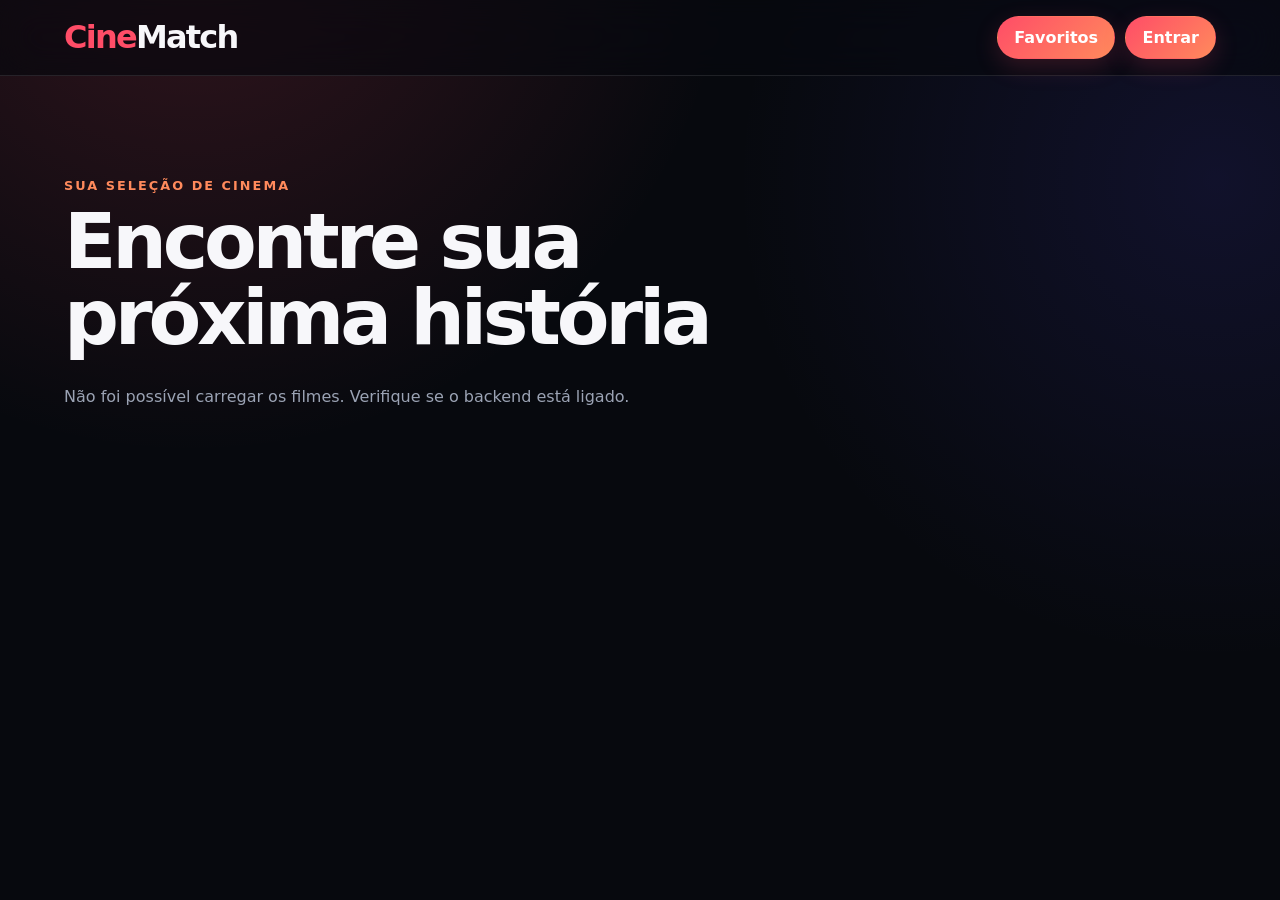
<file: frontend/index.html>
<!DOCTYPE html>
<html lang="pt-BR">
<head>
<meta charset="UTF-8">
<meta name="viewport" content="width=device-width, initial-scale=1.0">
<title>CineMatch | Encontre seu próximo filme</title>
<link rel="stylesheet" href="css/style.css?v=10">
</head>
<body>
<header>
<a class="logo" href="index.html" aria-label="CineMatch — página inicial"><span>Cine</span>Match</a>
<nav id="menu-usuario" aria-label="Menu principal">
<button id="botao-favoritos" onclick="irFavoritos()">Favoritos</button>
<button id="botao-entrar" onclick="irLogin()">Entrar</button>
<a id="botao-gerenciar" class="nav-button" href="gerenciar-catalogo.html" hidden>Editar catálogo</a>
<div id="menu-perfil" class="profile-menu" hidden>
<button id="botao-perfil" class="profile-trigger button-secondary" type="button" aria-haspopup="menu" aria-expanded="false" aria-controls="opcoes-perfil">
<span id="nome-usuario"></span><span class="profile-chevron" aria-hidden="true">⌄</span>
</button>
<div id="opcoes-perfil" class="profile-dropdown" role="menu" hidden>
<button class="profile-logout" type="button" role="menuitem" onclick="logout()">Sair da conta</button>
</div>
</div>
</nav>
</header>
<main>
<div class="page-heading">
<div>
<p class="eyebrow">Sua seleção de cinema</p>
<h1 class="section-title">Encontre sua próxima história</h1>
</div>
</div>
<p id="mensagem" class="mensagem" role="status"></p>
<div id="filmes" class="filmes-grid" aria-live="polite"></div>
</main>
<script src="js/api.js?v=10"></script>
<script src="js/catalogo.js?v=10"></script>
</body>
</html>
</file>
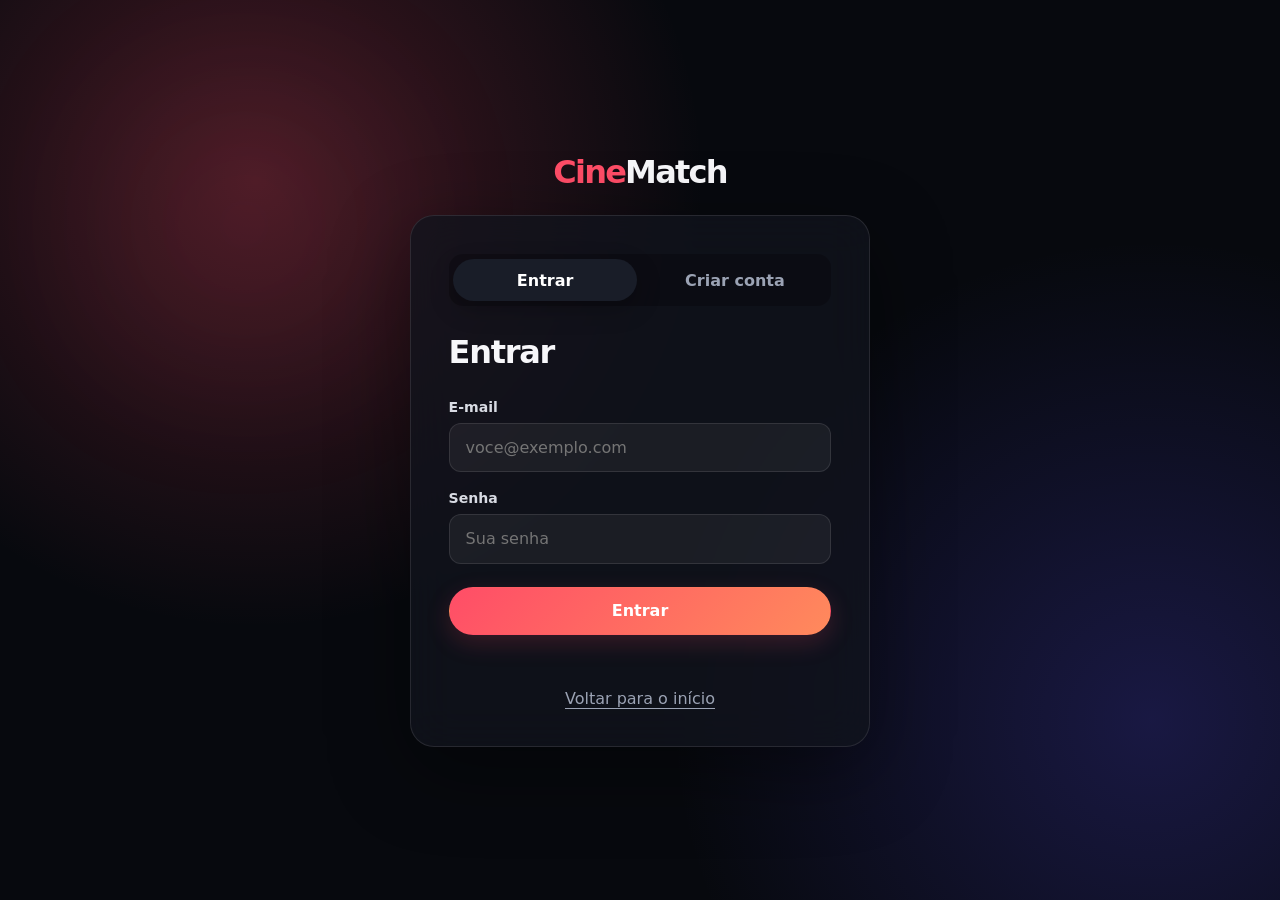
<file: frontend/adicionar-obra.html>
<!DOCTYPE html>
<html lang="pt-BR">
<head>
<meta charset="UTF-8">
<meta name="viewport" content="width=device-width, initial-scale=1.0">
<title>Adicionar obra | CineMatch</title>
<link rel="stylesheet" href="css/style.css?v=10">
</head>
<body data-form-mode="criar">
<header>
<a class="logo" href="index.html" aria-label="CineMatch — página inicial"><span>Cine</span>Match</a>
<nav aria-label="Menu principal">
<a id="botao-gerenciar" class="nav-button is-current" href="gerenciar-catalogo.html" hidden>Editar catálogo</a>
<div id="menu-perfil" class="profile-menu" hidden>
<button id="botao-perfil" class="profile-trigger button-secondary" type="button" aria-haspopup="menu" aria-expanded="false" aria-controls="opcoes-perfil">
<span id="nome-usuario"></span><span class="profile-chevron" aria-hidden="true">⌄</span>
</button>
<div id="opcoes-perfil" class="profile-dropdown" role="menu" hidden>
<button class="profile-logout" type="button" role="menuitem" onclick="logout()">Sair da conta</button>
</div>
</div>
</nav>
</header>

<main class="work-form-page">
<div class="form-page-heading">
<a class="back-link-inline" href="gerenciar-catalogo.html">← Voltar para o catálogo</a>
<p class="eyebrow">Nova obra</p>
<h1>Adicionar ao catálogo</h1>
</div>
<div class="work-form-layout">
<form id="form-obra" class="work-form">
<div id="grupo-id" class="form-field" hidden>
<label for="obra-id">ID</label>
<input id="obra-id" type="number" readonly>
<small>Identificador gerado pelo banco de dados.</small>
</div>
<div class="form-field form-field-wide">
<label for="obra-titulo">Título *</label>
<input id="obra-titulo" type="text" maxlength="255" required autocomplete="off">
</div>
<div class="form-field">
<label for="obra-genero">Gênero</label>
<input id="obra-genero" type="text" maxlength="100" placeholder="Ex.: Drama" autocomplete="off">
</div>
<div class="form-field">
<label for="obra-data">Data de lançamento</label>
<input id="obra-data" type="date">
</div>
<div class="form-field form-field-wide">
<label for="obra-capa">URL da capa</label>
<input id="obra-capa" type="url" placeholder="https://exemplo.com/capa.jpg" autocomplete="url">
</div>
<div class="form-field form-field-wide">
<label for="obra-descricao">Descrição</label>
<textarea id="obra-descricao" rows="6" placeholder="Sinopse ou descrição da obra"></textarea>
</div>
<div class="form-field form-field-wide">
<label for="obra-criado-em">Adicionado em</label>
<input id="obra-criado-em" type="datetime-local" step="1">
</div>
<p id="mensagem-form" class="form-feedback form-feedback-wide" role="status"></p>
<div class="form-actions form-field-wide">
<a class="action-link action-link-secondary" href="gerenciar-catalogo.html">Cancelar</a>
<button id="salvar-obra" type="submit">Adicionar obra</button>
</div>
</form>
<aside class="cover-preview-panel" aria-label="Prévia da capa">
<p class="eyebrow">Prévia</p>
<div id="previa-capa" class="cover-preview sem-capa">A capa aparecerá aqui</div>
</aside>
</div>
</main>

<script src="js/api.js?v=10"></script>
<script src="js/obra-form.js?v=10"></script>
</body>
</html>
</file>
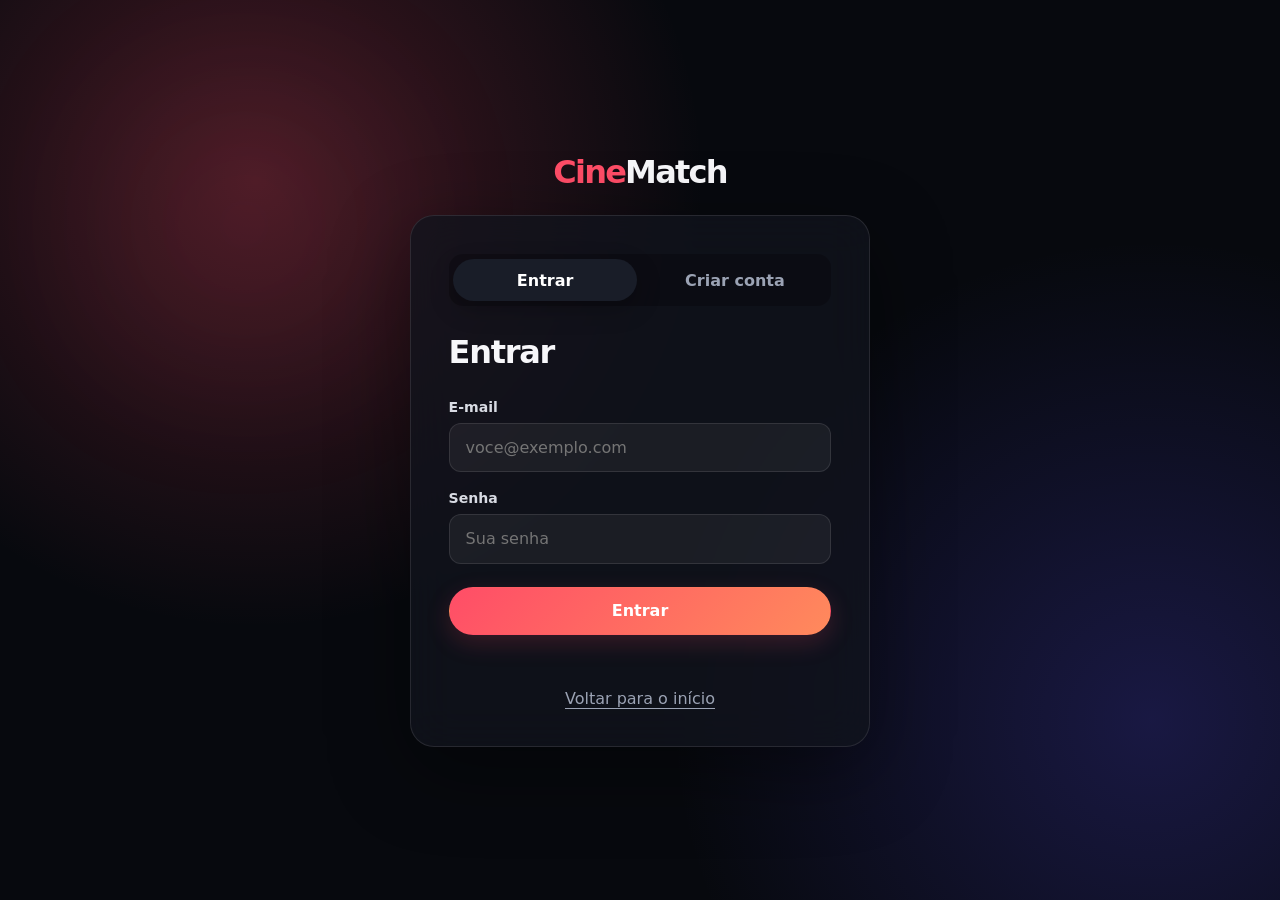
<file: frontend/editar-obra.html>
<!DOCTYPE html>
<html lang="pt-BR">
<head>
<meta charset="UTF-8">
<meta name="viewport" content="width=device-width, initial-scale=1.0">
<title>Editar obra | CineMatch</title>
<link rel="stylesheet" href="css/style.css?v=10">
</head>
<body data-form-mode="editar">
<header>
<a class="logo" href="index.html" aria-label="CineMatch — página inicial"><span>Cine</span>Match</a>
<nav aria-label="Menu principal">
<a id="botao-gerenciar" class="nav-button is-current" href="gerenciar-catalogo.html" hidden>Editar catálogo</a>
<div id="menu-perfil" class="profile-menu" hidden>
<button id="botao-perfil" class="profile-trigger button-secondary" type="button" aria-haspopup="menu" aria-expanded="false" aria-controls="opcoes-perfil">
<span id="nome-usuario"></span><span class="profile-chevron" aria-hidden="true">⌄</span>
</button>
<div id="opcoes-perfil" class="profile-dropdown" role="menu" hidden>
<button class="profile-logout" type="button" role="menuitem" onclick="logout()">Sair da conta</button>
</div>
</div>
</nav>
</header>

<main class="work-form-page">
<div class="form-page-heading">
<a class="back-link-inline" href="gerenciar-catalogo.html">← Voltar para o catálogo</a>
<p class="eyebrow">Edição</p>
<h1>Editar obra</h1>
</div>
<div class="work-form-layout">
<form id="form-obra" class="work-form">
<div id="grupo-id" class="form-field">
<label for="obra-id">ID</label>
<input id="obra-id" type="number" readonly>
<small>Identificador gerado pelo banco de dados.</small>
</div>
<div class="form-field form-field-wide">
<label for="obra-titulo">Título *</label>
<input id="obra-titulo" type="text" maxlength="255" required autocomplete="off">
</div>
<div class="form-field">
<label for="obra-genero">Gênero</label>
<input id="obra-genero" type="text" maxlength="100" placeholder="Ex.: Drama" autocomplete="off">
</div>
<div class="form-field">
<label for="obra-data">Data de lançamento</label>
<input id="obra-data" type="date">
</div>
<div class="form-field form-field-wide">
<label for="obra-capa">URL da capa</label>
<input id="obra-capa" type="url" placeholder="https://exemplo.com/capa.jpg" autocomplete="url">
</div>
<div class="form-field form-field-wide">
<label for="obra-descricao">Descrição</label>
<textarea id="obra-descricao" rows="6" placeholder="Sinopse ou descrição da obra"></textarea>
</div>
<div class="form-field form-field-wide">
<label for="obra-criado-em">Adicionado em</label>
<input id="obra-criado-em" type="datetime-local" step="1">
</div>
<p id="mensagem-form" class="form-feedback form-feedback-wide" role="status">Carregando obra...</p>
<div class="form-actions form-field-wide">
<a class="action-link action-link-secondary" href="gerenciar-catalogo.html">Cancelar</a>
<button id="salvar-obra" type="submit">Salvar alterações</button>
</div>
</form>
<aside class="cover-preview-panel" aria-label="Prévia da capa">
<p class="eyebrow">Prévia</p>
<div id="previa-capa" class="cover-preview sem-capa">A capa aparecerá aqui</div>
</aside>
</div>
</main>

<script src="js/api.js?v=10"></script>
<script src="js/obra-form.js?v=10"></script>
</body>
</html>
</file>
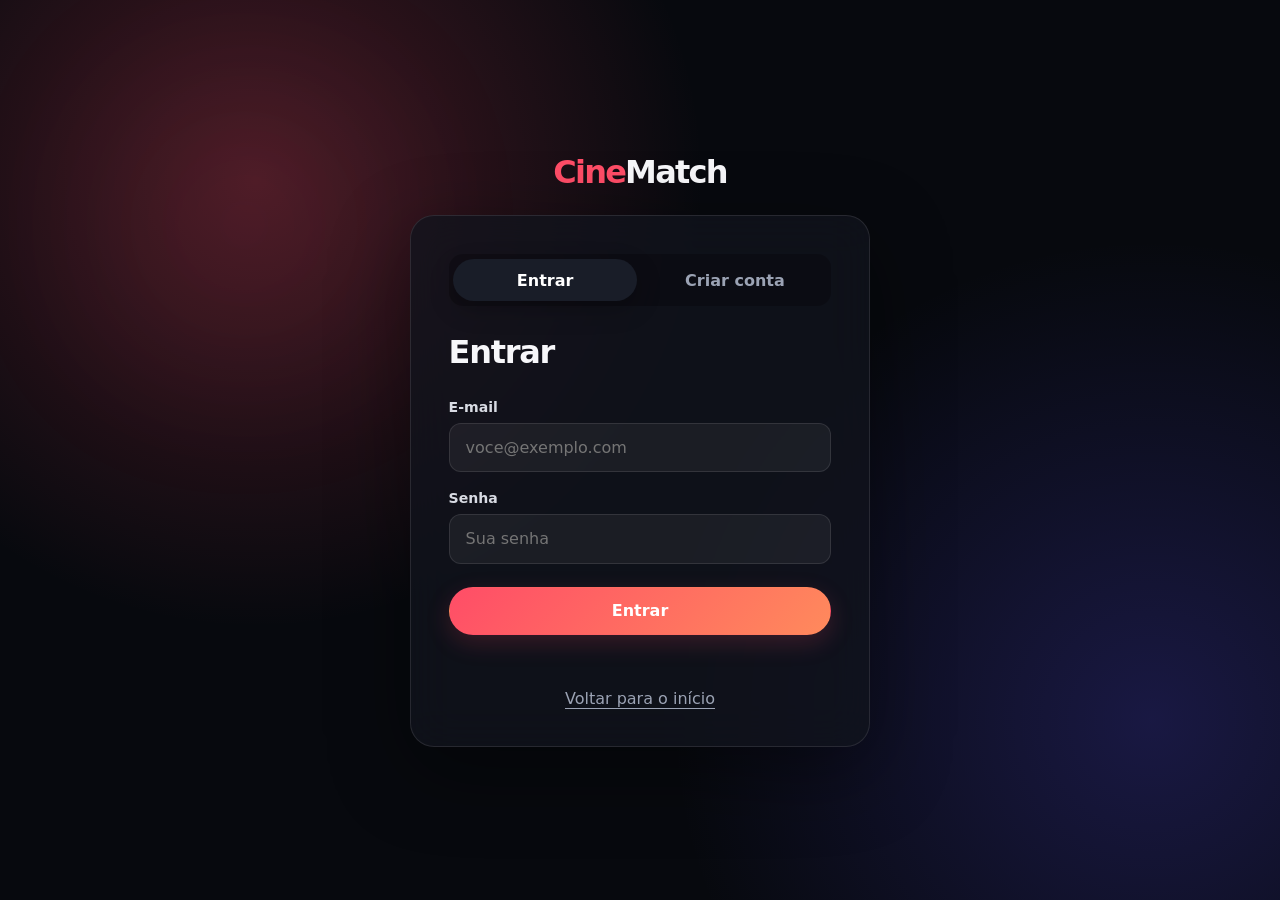
<file: frontend/favoritos.html>
<!DOCTYPE html>
<html>

<head>
<meta charset="UTF-8">
<title>Favoritos</title>
<link rel="stylesheet" href="css/style.css">
</head>

<body>

<header>

<h1 class="logo">CATÁLOGO</h1>

<nav>
<button onclick="voltar()">Catálogo</button>
<button onclick="logout()">Sair</button>
</nav>

</header>

<h2 class="section-title">Meus Favoritos</h2>

<div id="favoritos" class="filmes-grid"></div>

<script src="js/api.js"></script>
<script src="js/favoritos.js"></script>

</body>

</html>
</file>
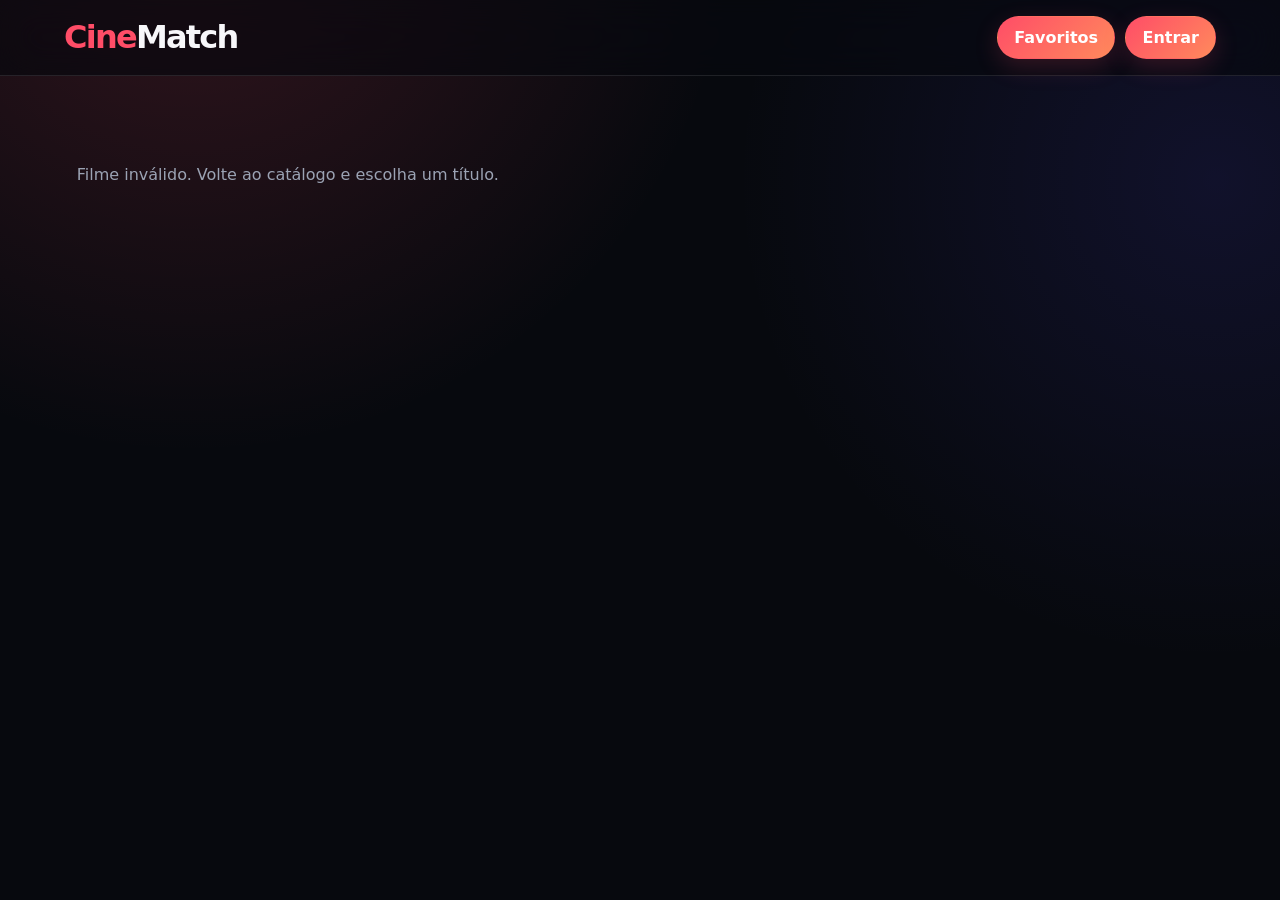
<file: frontend/filme.html>
<!DOCTYPE html>
<html lang="pt-BR">
<head>
<meta charset="UTF-8">
<meta name="viewport" content="width=device-width, initial-scale=1.0">
<title>Detalhes do filme | CineMatch</title>
<link rel="stylesheet" href="css/style.css?v=10">
</head>
<body>
<header>
<a class="logo" href="index.html" aria-label="CineMatch — página inicial"><span>Cine</span>Match</a>
<nav aria-label="Menu principal">
<button id="botao-favoritos" onclick="irFavoritos()">Favoritos</button>
<button id="botao-entrar" onclick="irLogin()">Entrar</button>
<a id="botao-gerenciar" class="nav-button" href="gerenciar-catalogo.html" hidden>Editar catálogo</a>
<div id="menu-perfil" class="profile-menu" hidden>
<button id="botao-perfil" class="profile-trigger button-secondary" type="button" aria-haspopup="menu" aria-expanded="false" aria-controls="opcoes-perfil">
<span id="nome-usuario"></span><span class="profile-chevron" aria-hidden="true">⌄</span>
</button>
<div id="opcoes-perfil" class="profile-dropdown" role="menu" hidden>
<button class="profile-logout" type="button" role="menuitem" onclick="logout()">Sair da conta</button>
</div>
</div>
</nav>
</header>
<main class="detalhe-page">
<p id="mensagem" class="mensagem detalhe-mensagem" role="status">Carregando filme...</p>
<article id="detalhe-filme" class="detalhe-filme" hidden>
<div id="detalhe-capa" class="detalhe-capa"></div>
<div class="detalhe-conteudo">
<p class="eyebrow">Detalhes do filme</p>
<h1 id="detalhe-titulo"></h1>
<div class="detalhe-meta">
<span id="detalhe-genero"></span>
<span id="detalhe-data"></span>
</div>
<p id="detalhe-descricao" class="detalhe-descricao"></p>
<button id="detalhe-favoritar" class="favorite-button" type="button" aria-pressed="false">Favoritar</button>
</div>
</article>
</main>
<script src="js/api.js?v=10"></script>
<script src="js/filme.js?v=10"></script>
</body>
</html>
</file>
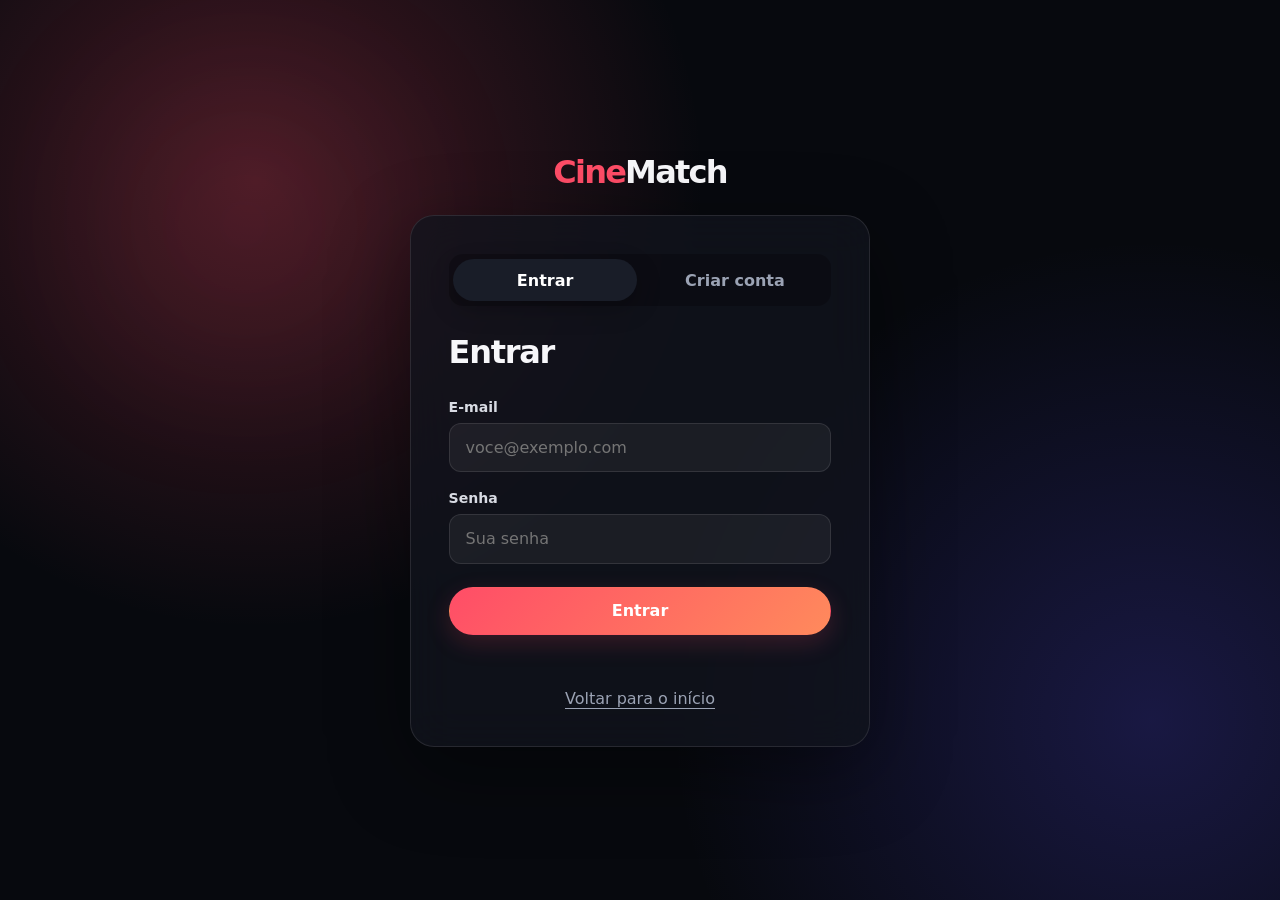
<file: frontend/gerenciar-catalogo.html>
<!DOCTYPE html>
<html lang="pt-BR">
<head>
<meta charset="UTF-8">
<meta name="viewport" content="width=device-width, initial-scale=1.0">
<title>Gerenciar catálogo | CineMatch</title>
<link rel="stylesheet" href="css/style.css?v=10">
</head>
<body>
<header>
<a class="logo" href="index.html" aria-label="CineMatch — página inicial"><span>Cine</span>Match</a>
<nav aria-label="Menu principal">
<button type="button" onclick="window.location='favoritos.html'">Favoritos</button>
<a id="botao-gerenciar" class="nav-button is-current" href="gerenciar-catalogo.html" hidden>Editar catálogo</a>
<div id="menu-perfil" class="profile-menu" hidden>
<button id="botao-perfil" class="profile-trigger button-secondary" type="button" aria-haspopup="menu" aria-expanded="false" aria-controls="opcoes-perfil">
<span id="nome-usuario"></span><span class="profile-chevron" aria-hidden="true">⌄</span>
</button>
<div id="opcoes-perfil" class="profile-dropdown" role="menu" hidden>
<button class="profile-logout" type="button" role="menuitem" onclick="logout()">Sair da conta</button>
</div>
</div>
</nav>
</header>

<main class="manager-page">
<section class="manager-heading">
<div>
<p class="eyebrow">Administração</p>
<h1>Gerenciar catálogo</h1>
<p id="contador-obras" class="manager-count">Carregando obras...</p>
</div>
<a class="action-link action-link-primary" href="adicionar-obra.html"><span aria-hidden="true">＋</span> Adicionar obra</a>
</section>

<section class="catalog-controls" aria-label="Busca, filtros e ordenação">
<label class="search-field">
<span>Buscar</span>
<input id="busca-obras" type="search" placeholder="Título, gênero ou descrição" autocomplete="off">
</label>
<label>
<span>Gênero</span>
<select id="filtro-genero">
<option value="">Todos os gêneros</option>
</select>
</label>
<label>
<span>Ordenar</span>
<select id="ordenacao-obras">
<option value="titulo-asc">Título: A–Z</option>
<option value="titulo-desc">Título: Z–A</option>
<option value="lancamento-desc">Lançamentos mais recentes</option>
<option value="cadastro-desc">Adicionados recentemente</option>
</select>
</label>
</section>

<p id="mensagem-admin" class="mensagem manager-message" role="status"></p>
<section id="lista-obras" class="works-list" aria-live="polite" aria-label="Obras do catálogo"></section>
</main>

<dialog id="dialogo-excluir" class="delete-dialog" aria-labelledby="titulo-dialogo-excluir">
<div class="dialog-icon" aria-hidden="true">!</div>
<h2 id="titulo-dialogo-excluir">Excluir obra?</h2>
<p>Você está prestes a remover <strong id="nome-obra-excluir"></strong> do catálogo e dos favoritos de todos os usuários.</p>
<div class="dialog-actions">
<button id="cancelar-exclusao" class="button-secondary" type="button">Cancelar</button>
<button id="confirmar-exclusao" class="danger-button" type="button">Excluir definitivamente</button>
</div>
</dialog>

<script src="js/api.js?v=10"></script>
<script src="js/catalogo-admin.js?v=10"></script>
</body>
</html>
</file>
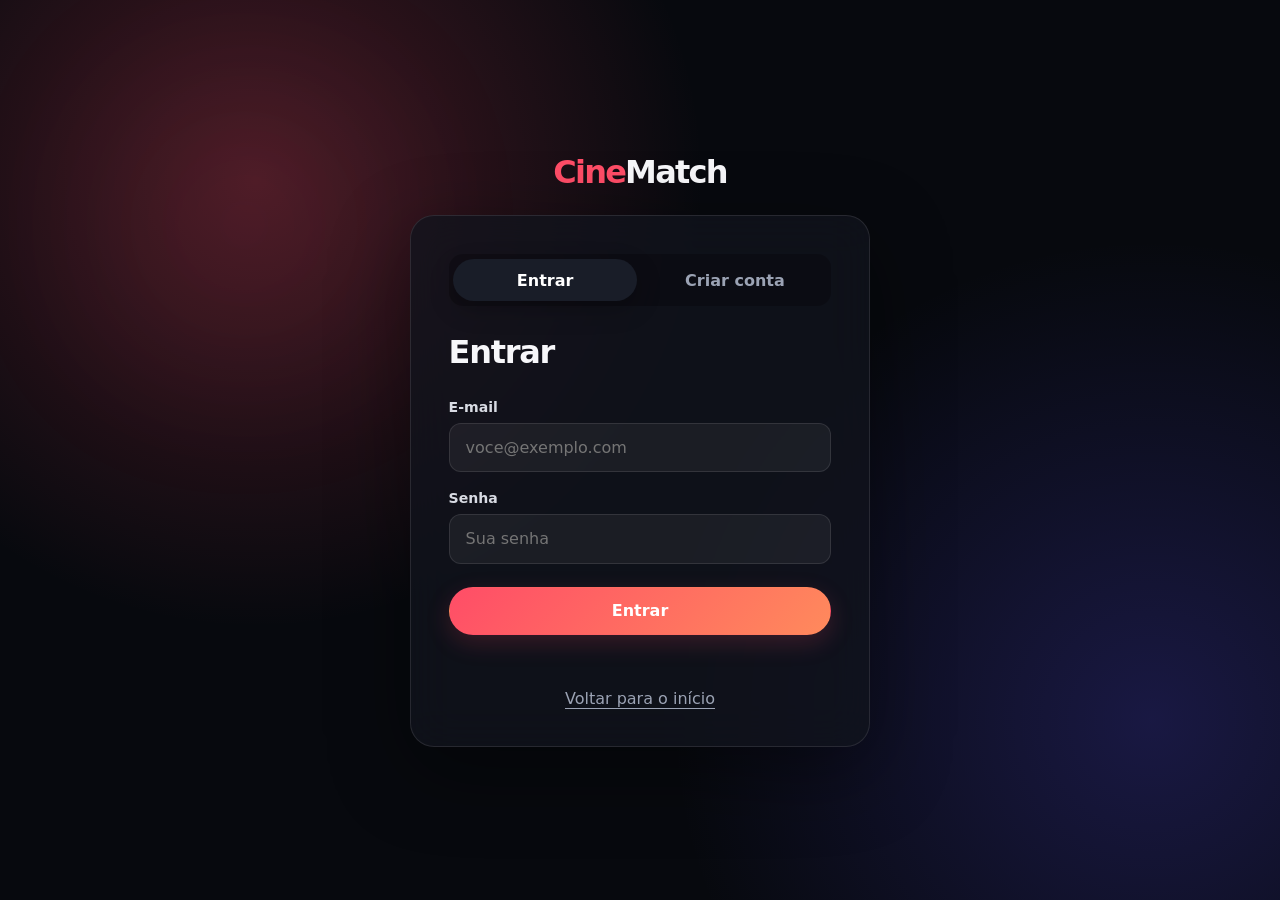
<file: frontend/login.html>
<!DOCTYPE html>
<html lang="pt-BR">
<head>
<meta charset="UTF-8">
<meta name="viewport" content="width=device-width, initial-scale=1.0">
<title>Entrar | CineMatch</title>
<link rel="stylesheet" href="css/style.css?v=10">
</head>
<body class="login-body">
<main class="login-container">
<a class="logo login-logo" href="index.html" aria-label="CineMatch — página inicial"><span>Cine</span>Match</a>
<section class="login-box" aria-labelledby="titulo-autenticacao">
<div class="auth-tabs" role="tablist" aria-label="Acesso à conta">
<button id="tab-login" class="auth-tab active" type="button" onclick="mostrarLogin()">Entrar</button>
<button id="tab-cadastro" class="auth-tab" type="button" onclick="mostrarCadastro()">Criar conta</button>
</div>
<form id="form-login" onsubmit="login(event)">
<h1 id="titulo-autenticacao">Entrar</h1>
<label for="email">E-mail</label>
<input id="email" type="email" autocomplete="email" placeholder="voce@exemplo.com" required>
<label for="senha">Senha</label>
<input id="senha" type="password" autocomplete="current-password" placeholder="Sua senha" required>
<button class="button-primary" type="submit">Entrar</button>
</form>
<form id="form-cadastro" onsubmit="cadastrar(event)" hidden>
<h1>Criar conta</h1>
<label for="cadastro-nome">Nome</label>
<input id="cadastro-nome" autocomplete="name" placeholder="Seu nome" required>
<label for="cadastro-email">E-mail</label>
<input id="cadastro-email" type="email" autocomplete="email" placeholder="voce@exemplo.com" required>
<label for="cadastro-senha">Senha</label>
<input id="cadastro-senha" type="password" autocomplete="new-password" minlength="6" placeholder="Mínimo de 6 caracteres" required>
<button class="button-primary" type="submit">Criar conta</button>
</form>
<p id="erro" class="form-feedback" role="alert"></p>
<a class="back-link" href="index.html">Voltar para o início</a>
</section>
</main>
<script src="js/api.js?v=10"></script>
<script src="js/login.js?v=10"></script>
</body>
</html>
</file>
<file: frontend/css/style.css>
:root{
  color-scheme:dark;
  font-family:Inter,ui-sans-serif,system-ui,-apple-system,"Segoe UI",sans-serif;
  --bg:#07090e;
  --surface:#11141d;
  --surface-strong:#191d28;
  --text:#f7f7fa;
  --muted:#9ba3b4;
  --line:rgba(255,255,255,.1);
  --accent:#ff4d67;
  --accent-warm:#ff8a5c;
  --shadow:0 24px 80px rgba(0,0,0,.42);
}

*{box-sizing:border-box}
[hidden]{display:none!important}
html{scroll-behavior:smooth}
body{
  margin:0;
  min-height:100vh;
  overflow-x:hidden;
  background:
    radial-gradient(circle at 15% -10%,rgba(255,77,103,.18),transparent 34rem),
    radial-gradient(circle at 95% 20%,rgba(89,79,255,.12),transparent 30rem),
    var(--bg);
  color:var(--text);
}

button,input{font:inherit}
button,a{transition:color .2s ease,transform .2s ease,background .2s ease,border-color .2s ease,opacity .2s ease}
button:focus-visible,a:focus-visible,input:focus-visible{outline:3px solid rgba(255,138,92,.85);outline-offset:3px}

.logo{
  color:var(--text);
  font-size:clamp(1.55rem,3vw,2rem);
  font-weight:850;
  letter-spacing:-.055em;
  text-decoration:none;
}
.logo span{color:var(--accent)}

header{
  position:sticky;
  top:0;
  z-index:10;
  display:flex;
  justify-content:space-between;
  align-items:center;
  gap:1.25rem;
  padding:1rem clamp(1.25rem,5vw,4.5rem);
  border-bottom:1px solid var(--line);
  background:rgba(7,9,14,.72);
  backdrop-filter:blur(18px) saturate(140%);
}

nav{display:flex;align-items:center;gap:.65rem}
.nav-button{display:inline-flex;min-height:42px;align-items:center;padding:.68rem 1rem;border:1px solid var(--line);border-radius:999px;background:rgba(255,255,255,.06);color:var(--text);font-weight:750;text-decoration:none;white-space:nowrap}
.nav-button:hover,.nav-button.is-current{border-color:rgba(255,138,92,.4);background:rgba(255,138,92,.12);color:#fff;transform:translateY(-2px)}
.profile-menu{position:relative}
.profile-menu[hidden],.profile-dropdown[hidden]{display:none}
.profile-trigger{display:flex;align-items:center;gap:.55rem;max-width:260px}
#nome-usuario{overflow:hidden;text-overflow:ellipsis;white-space:nowrap}
.profile-chevron{font-size:1rem;line-height:1;transition:transform .2s ease}
.profile-trigger[aria-expanded="true"] .profile-chevron{transform:rotate(180deg)}
.profile-dropdown{
  position:absolute;
  top:calc(100% + .65rem);
  right:0;
  z-index:20;
  min-width:190px;
  padding:.45rem;
  border:1px solid var(--line);
  border-radius:14px;
  background:rgba(20,23,32,.97);
  box-shadow:0 18px 50px rgba(0,0,0,.42);
  backdrop-filter:blur(18px);
  animation:dropdown-in .18s both;
}
.profile-link,.profile-logout{display:flex;width:100%;min-height:42px;align-items:center;padding:.68rem .85rem;border-radius:10px;color:var(--text);font-weight:700;text-decoration:none}
.profile-link:hover,.profile-link.is-current{background:rgba(255,255,255,.08)}
.profile-logout{justify-content:flex-start;background:transparent;box-shadow:none;text-align:left}
.profile-logout:hover:not(:disabled){background:rgba(255,77,103,.13);box-shadow:none;transform:none}
button{
  min-height:42px;
  padding:.68rem 1rem;
  border:1px solid transparent;
  border-radius:999px;
  background:linear-gradient(135deg,var(--accent),var(--accent-warm));
  color:#fff;
  font-weight:750;
  cursor:pointer;
  box-shadow:0 8px 24px rgba(255,77,103,.18);
}
button:hover:not(:disabled){transform:translateY(-2px);box-shadow:0 12px 28px rgba(255,77,103,.28)}
button:disabled{cursor:wait;opacity:.58}
.button-secondary{border-color:var(--line);background:rgba(255,255,255,.06);box-shadow:none}
.button-secondary:hover:not(:disabled){background:rgba(255,255,255,.11);box-shadow:none}

main{width:min(100%,1500px);margin:0 auto}
.page-heading{
  display:flex;
  justify-content:space-between;
  align-items:end;
  gap:2rem;
  padding:clamp(3rem,8vw,6.5rem) clamp(1.25rem,5vw,4.5rem) 1rem;
}
.eyebrow{margin:0 0 .7rem;color:var(--accent-warm);font-size:.8rem;font-weight:800;text-transform:uppercase;letter-spacing:.16em}
.section-title{max-width:820px;margin:0;font-size:clamp(2.35rem,6vw,5rem);line-height:.98;letter-spacing:-.055em}
.mensagem{min-height:1.5rem;margin:1rem clamp(1.25rem,5vw,4.5rem) 0;color:var(--muted);transition:color .2s ease}
.mensagem.is-visible{color:#fff}

.filmes-grid{
  display:grid;
  grid-template-columns:repeat(auto-fill,minmax(210px,1fr));
  gap:clamp(1rem,2.5vw,1.6rem);
  padding:1.5rem clamp(1.25rem,5vw,4.5rem) 5rem;
}
.filme-card{
  display:flex;
  flex-direction:column;
  min-width:0;
  overflow:hidden;
  border:1px solid var(--line);
  border-radius:20px;
  background:linear-gradient(160deg,rgba(28,32,44,.98),rgba(14,17,25,.98));
  box-shadow:0 16px 45px rgba(0,0,0,.25);
  animation:card-in .55s both;
  animation-delay:var(--card-delay,0ms);
  transition:transform .3s ease,border-color .3s ease,box-shadow .3s ease,opacity .22s ease;
}
.filme-card:hover{transform:translateY(-8px);border-color:rgba(255,255,255,.22);box-shadow:var(--shadow)}
.filme-card.is-removing{transform:scale(.94);opacity:0}
.filme-link{display:block;color:var(--text);text-decoration:none}
.capa-container{display:flex;align-items:center;justify-content:center;width:100%;aspect-ratio:2/3;overflow:hidden;background:linear-gradient(145deg,#252a37,#10131a)}
.filme-capa{width:100%;height:100%;object-fit:cover;transition:transform .5s cubic-bezier(.2,.8,.2,1),filter .3s ease}
.filme-link:hover .filme-capa{transform:scale(1.055);filter:saturate(1.08)}
.sem-capa{padding:1rem;color:#70798c;text-align:center}
.filme-card-content{padding:1rem 1rem .9rem}
.filme-titulo{margin:0 0 .38rem;font-size:1.08rem;line-height:1.3;letter-spacing:-.02em}
.filme-genero{min-height:1.2rem;margin:0;color:var(--muted);font-size:.9rem}
.filme-card .favorite-button{width:calc(100% - 2rem);margin:auto 1rem 1rem}

.favorite-button{
  border-color:rgba(255,255,255,.14);
  background:rgba(255,255,255,.07);
  box-shadow:none;
}
.favorite-button:hover:not(:disabled){background:rgba(255,255,255,.13);box-shadow:none}
.favorite-button.is-favorite{border-color:rgba(255,77,103,.55);background:rgba(255,77,103,.15);color:#ff9aaa}
.favorite-button.is-favorite:hover:not(:disabled){background:rgba(255,77,103,.24)}

.detalhe-page{padding:clamp(2.5rem,7vw,6.5rem) clamp(1.25rem,6vw,6rem)}
.detalhe-mensagem{margin:0 0 1rem}
.detalhe-filme{display:grid;grid-template-columns:minmax(240px,370px) minmax(0,1fr);gap:clamp(2.5rem,7vw,7rem);align-items:center}
.detalhe-filme[hidden]{display:none}
.detalhe-capa{display:flex;align-items:center;justify-content:center;aspect-ratio:2/3;overflow:hidden;border:1px solid var(--line);border-radius:24px;background:var(--surface);box-shadow:var(--shadow);animation:poster-in .65s both}
.detalhe-capa img{width:100%;height:100%;object-fit:cover}
.detalhe-conteudo{animation:content-in .65s .08s both}
.detalhe-conteudo h1{max-width:900px;margin:.5rem 0 1.25rem;font-size:clamp(2.75rem,7vw,6.6rem);line-height:.92;letter-spacing:-.065em}
.detalhe-meta{display:flex;flex-wrap:wrap;gap:.65rem;margin-bottom:2rem;color:#d8dbe3}
.detalhe-meta span{padding:.48rem .78rem;border:1px solid var(--line);border-radius:999px;background:rgba(255,255,255,.045)}
.detalhe-descricao{max-width:70ch;margin:0 0 2rem;color:#c3c8d3;font-size:1.075rem;line-height:1.8}
.detalhe-conteudo .favorite-button{min-width:190px}

.login-body{
  display:flex;
  justify-content:center;
  align-items:center;
  padding:1.5rem;
  background:
    radial-gradient(circle at 20% 20%,rgba(255,77,103,.25),transparent 28rem),
    radial-gradient(circle at 90% 80%,rgba(89,79,255,.22),transparent 30rem),
    var(--bg);
}
.login-body::before{content:"";position:fixed;inset:15% auto auto 12%;width:180px;aspect-ratio:1;border-radius:50%;background:var(--accent);filter:blur(110px);opacity:.2;pointer-events:none}
.login-container{width:min(100%,460px);margin:0}
.login-logo{display:block;margin:0 0 1.5rem;text-align:center}
.login-box{padding:clamp(1.4rem,5vw,2.35rem);border:1px solid var(--line);border-radius:24px;background:rgba(17,20,29,.78);box-shadow:var(--shadow);backdrop-filter:blur(22px)}
.login-box form{display:flex;flex-direction:column}.login-box form[hidden]{display:none}
.login-box h1{margin:1.7rem 0;font-size:2rem;letter-spacing:-.04em}
.login-box label{margin:0 0 .5rem;color:#d8dbe3;font-size:.88rem;font-weight:700}
.login-box input{width:100%;margin:0 0 1.1rem;padding:.9rem 1rem;border:1px solid var(--line);border-radius:12px;background:rgba(255,255,255,.055);color:#fff}
.login-box input:focus{border-color:rgba(255,138,92,.7);background:rgba(255,255,255,.08)}
.button-primary{margin-top:.35rem;padding:.84rem}
.auth-tabs{display:grid;grid-template-columns:1fr 1fr;gap:.4rem;padding:.3rem;border-radius:14px;background:rgba(0,0,0,.24)}
.auth-tab{background:transparent;color:var(--muted);box-shadow:none}
.auth-tab:hover{background:rgba(255,255,255,.06);box-shadow:none;transform:none}
.auth-tab.active{background:var(--surface-strong);color:#fff;box-shadow:0 8px 25px rgba(0,0,0,.25)}
.form-feedback{min-height:1.4rem;margin:1rem 0;color:#ff9aaa;font-size:.9rem}
.back-link{display:block;color:var(--muted);text-align:center;text-underline-offset:4px}
.back-link:hover{color:#fff}

.manager-page,.work-form-page{width:min(100%,1320px);padding:clamp(2.5rem,6vw,5rem) clamp(1.25rem,5vw,4.5rem) 5rem}
.manager-heading{display:flex;align-items:end;justify-content:space-between;gap:2rem;margin-bottom:2rem}
.manager-heading h1,.form-page-heading h1{margin:.15rem 0 .5rem;font-size:clamp(2.4rem,6vw,4.6rem);line-height:1;letter-spacing:-.055em}
.manager-count{margin:0;color:var(--muted)}
.action-link{display:inline-flex;min-height:42px;align-items:center;justify-content:center;gap:.4rem;padding:.68rem 1rem;border:1px solid transparent;border-radius:999px;color:#fff;font-weight:750;text-decoration:none;white-space:nowrap}
.action-link:hover{transform:translateY(-2px)}
.action-link-primary{background:linear-gradient(135deg,var(--accent),var(--accent-warm));box-shadow:0 8px 24px rgba(255,77,103,.18)}
.action-link-primary:hover{box-shadow:0 12px 28px rgba(255,77,103,.28)}
.action-link-secondary{border-color:var(--line);background:rgba(255,255,255,.06)}
.action-link-secondary:hover{background:rgba(255,255,255,.11)}

.catalog-controls{display:grid;grid-template-columns:minmax(260px,1.7fr) minmax(180px,.7fr) minmax(220px,.9fr);gap:.8rem;padding:1rem;border:1px solid var(--line);border-radius:20px;background:rgba(17,20,29,.7);backdrop-filter:blur(16px)}
.catalog-controls label,.form-field{display:flex;flex-direction:column;gap:.45rem}
.catalog-controls label>span,.form-field label{color:#d8dbe3;font-size:.88rem;font-weight:750}
.catalog-controls input,.catalog-controls select,.work-form input,.work-form textarea{
  width:100%;min-height:46px;padding:.78rem .9rem;border:1px solid var(--line);border-radius:12px;background:rgba(255,255,255,.055);color:var(--text);font:inherit
}
.catalog-controls select{cursor:pointer}.catalog-controls option{background:var(--surface)}
.catalog-controls input:focus,.catalog-controls select:focus,.work-form input:focus,.work-form textarea:focus{border-color:rgba(255,138,92,.7);outline:3px solid rgba(255,138,92,.15)}
.manager-message{margin-left:0;margin-right:0}
.works-list{display:flex;flex-direction:column;gap:.8rem}
.work-row{display:grid;grid-template-columns:76px minmax(0,1fr) auto;align-items:center;gap:1.15rem;padding:.8rem;border:1px solid var(--line);border-radius:18px;background:linear-gradient(145deg,rgba(25,29,40,.9),rgba(14,17,25,.92));transition:transform .2s ease,border-color .2s ease}
.work-row:hover{transform:translateX(3px);border-color:rgba(255,255,255,.2)}
.work-thumbnail{display:flex;width:76px;aspect-ratio:2/3;align-items:center;justify-content:center;overflow:hidden;border-radius:11px;background:#262b37;color:#747d90;font-size:.72rem;text-align:center}
.work-thumbnail img{width:100%;height:100%;object-fit:cover}
.work-info{min-width:0}.work-info h2{margin:0 0 .35rem;font-size:1.12rem;letter-spacing:-.02em}.work-info p{margin:0}
.work-meta{color:var(--accent-warm);font-size:.82rem;font-weight:700}
.work-description{display:-webkit-box;overflow:hidden;margin-top:.4rem!important;color:var(--muted);font-size:.9rem;line-height:1.45;-webkit-box-orient:vertical;-webkit-line-clamp:2}
.work-actions{display:flex;gap:.55rem}
.danger-button{background:linear-gradient(135deg,#d92f4a,#ff5269);box-shadow:0 8px 24px rgba(217,47,74,.18)}
.danger-button-subtle{border-color:rgba(255,77,103,.35);background:rgba(255,77,103,.09);color:#ff9aaa;box-shadow:none}
.danger-button-subtle:hover:not(:disabled){background:rgba(255,77,103,.18);box-shadow:none}
.empty-state{display:flex;min-height:220px;flex-direction:column;align-items:center;justify-content:center;gap:.45rem;border:1px dashed rgba(255,255,255,.16);border-radius:20px;color:var(--muted);text-align:center}.empty-state strong{color:var(--text);font-size:1.1rem}

.delete-dialog{width:min(calc(100% - 2rem),460px);padding:1.7rem;border:1px solid var(--line);border-radius:22px;background:#171a24;color:var(--text);box-shadow:var(--shadow)}
.delete-dialog::backdrop{background:rgba(2,3,7,.76);backdrop-filter:blur(5px)}
.delete-dialog h2{margin:.8rem 0 .5rem;font-size:1.65rem}.delete-dialog p{margin:0;color:var(--muted);line-height:1.6}.delete-dialog strong{color:var(--text)}
.dialog-icon{display:grid;width:42px;aspect-ratio:1;place-items:center;border-radius:50%;background:rgba(255,77,103,.15);color:#ff8b9c;font-size:1.25rem;font-weight:900}
.dialog-actions{display:flex;justify-content:flex-end;gap:.65rem;margin-top:1.5rem}

.form-page-heading{margin-bottom:1.8rem}.back-link-inline{display:inline-block;margin-bottom:2.2rem;color:var(--muted);font-weight:700;text-decoration:none}.back-link-inline:hover{color:var(--text)}
.work-form-layout{display:grid;grid-template-columns:minmax(0,1fr) minmax(240px,330px);gap:clamp(1.5rem,4vw,3rem);align-items:start}
.work-form{display:grid;grid-template-columns:1fr 1fr;gap:1.15rem;padding:clamp(1.2rem,3vw,2rem);border:1px solid var(--line);border-radius:22px;background:rgba(17,20,29,.78);box-shadow:0 18px 55px rgba(0,0,0,.2)}
.form-field-wide,.form-feedback-wide{grid-column:1/-1}.form-field small{color:var(--muted);font-size:.78rem}.work-form textarea{min-height:145px;resize:vertical;line-height:1.55}
.work-form input[readonly]{color:var(--muted);cursor:not-allowed}.form-actions{display:flex;align-items:center;justify-content:flex-end;gap:.7rem;padding-top:.3rem}.form-feedback.is-success{color:#76dca1}
.cover-preview-panel{position:sticky;top:92px;padding:1rem;border:1px solid var(--line);border-radius:22px;background:rgba(17,20,29,.72)}
.cover-preview{display:flex;width:100%;aspect-ratio:2/3;align-items:center;justify-content:center;overflow:hidden;border-radius:15px;background:linear-gradient(145deg,#252a37,#10131a);color:#747d90;text-align:center}.cover-preview img{width:100%;height:100%;object-fit:cover}

@keyframes card-in{from{opacity:0;transform:translateY(18px)}to{opacity:1;transform:translateY(0)}}
@keyframes poster-in{from{opacity:0;transform:translateX(-24px) scale(.97)}to{opacity:1;transform:none}}
@keyframes content-in{from{opacity:0;transform:translateY(20px)}to{opacity:1;transform:none}}
@keyframes dropdown-in{from{opacity:0;transform:translateY(-6px) scale(.98)}to{opacity:1;transform:none}}

@media(prefers-reduced-motion:reduce){*,*::before,*::after{scroll-behavior:auto!important;animation-duration:.01ms!important;animation-iteration-count:1!important;transition-duration:.01ms!important}}
@media(max-width:760px){
  header{align-items:center;flex-wrap:wrap;padding:1rem 1.1rem}
  nav{width:100%;justify-content:flex-end;gap:.4rem;overflow-x:auto}nav button,nav .nav-button{min-height:38px;padding:.58rem .76rem;font-size:.86rem}
  .profile-trigger{max-width:150px}.profile-dropdown{min-width:170px}
  .page-heading{align-items:flex-start;flex-direction:column;padding-top:3.5rem}
  .filmes-grid{grid-template-columns:repeat(2,minmax(0,1fr));gap:.8rem}
  .filme-card-content{padding:.8rem}.filme-card .favorite-button{width:calc(100% - 1.6rem);margin:.2rem .8rem .8rem;padding:.58rem;font-size:.8rem}
  .detalhe-filme{grid-template-columns:1fr}.detalhe-capa{width:min(82vw,320px);margin:0 auto}.detalhe-conteudo h1{font-size:clamp(2.6rem,14vw,4.5rem)}
  .login-box{padding:1.4rem}
  .manager-heading{align-items:flex-start;flex-direction:column}.catalog-controls{grid-template-columns:1fr}.work-row{grid-template-columns:58px minmax(0,1fr)}.work-thumbnail{width:58px}.work-actions{grid-column:1/-1}.work-actions>*{flex:1}.work-description{display:none}
  .work-form-layout{grid-template-columns:1fr}.work-form{grid-template-columns:1fr}.form-field-wide,.form-feedback-wide{grid-column:auto}.cover-preview-panel{position:static;width:min(100%,300px);margin:0 auto}.form-actions{align-items:stretch;flex-direction:column-reverse}.form-actions>*{width:100%}
  .dialog-actions{align-items:stretch;flex-direction:column-reverse}.dialog-actions button{width:100%}
}
@media(max-width:390px){.filmes-grid{grid-template-columns:1fr}.filme-card{max-width:280px;margin:0 auto}}
</file>
